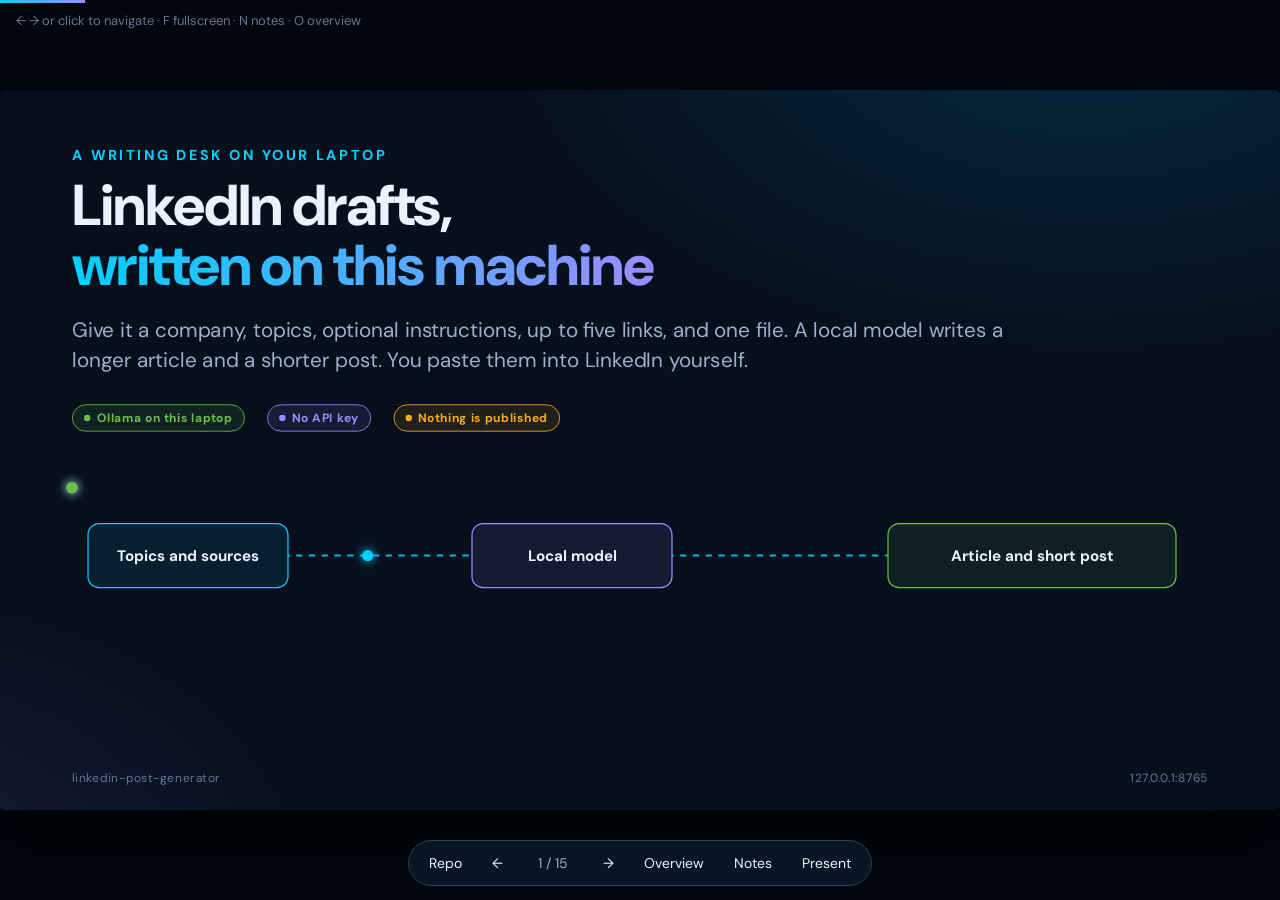
<file: docs/index.html>
<!doctype html>
<html lang="en">
  <head>
    <meta charset="utf-8">
    <meta name="viewport" content="width=device-width, initial-scale=1">
    <title>LinkedIn drafts — local writing desk</title>
    <link rel="canonical" href="https://netjoints.github.io/linkedin-post-generator/">
    <link rel="preconnect" href="https://fonts.googleapis.com">
    <link rel="preconnect" href="https://fonts.gstatic.com" crossorigin>
    <link href="https://fonts.googleapis.com/css2?family=DM+Sans:wght@400;500;700;800&amp;display=swap" rel="stylesheet">
    <link rel="stylesheet" href="slides.css">
  </head>
  <body>
    <div class="deck" id="deck">
      <div class="progress" id="progress"></div>
      <main class="stage" id="stage" aria-live="polite">

        <section class="slide" data-title="Title">
          <p class="kicker b" style="--d:0">A writing desk on your laptop</p>
          <h1 class="b" style="--d:1">LinkedIn drafts,<br><span class="grad">written on this machine</span></h1>
          <p class="lede b" style="--d:2">Give it a company, topics, optional instructions, up to five links, and one file. A local model writes a longer article and a shorter post. You paste them into LinkedIn yourself.</p>
          <div class="row mt-m b" style="--d:3">
            <span class="pill live"><span class="dot"></span>Ollama on this laptop</span>
            <span class="pill next"><span class="dot"></span>No API key</span>
            <span class="pill shadow"><span class="dot"></span>Nothing is published</span>
          </div>
          <svg class="dg" style="margin-top:70px" viewBox="0 0 1420 170" aria-hidden="true">
            <path id="t1" class="flow" d="M40 85 H1380"/>
            <g class="g" style="--d:4"><rect class="box cyan" x="20" y="45" width="250" height="80" rx="14"/><text class="t-md" x="145" y="92" text-anchor="middle">Topics and sources</text></g>
            <g class="g" style="--d:5"><rect class="box violet" x="500" y="45" width="250" height="80" rx="14"/><text class="t-md" x="625" y="92" text-anchor="middle">Local model</text></g>
            <g class="g" style="--d:6"><rect class="box green" x="1020" y="45" width="360" height="80" rx="14"/><text class="t-md" x="1200" y="92" text-anchor="middle">Article and short post</text></g>
            <circle class="packet" r="7"><animateMotion dur="4.2s" repeatCount="indefinite"><mpath href="#t1"/></animateMotion></circle>
            <circle class="packet violet" r="7"><animateMotion dur="4.2s" begin="1.4s" repeatCount="indefinite"><mpath href="#t1"/></animateMotion></circle>
            <circle class="packet green" r="7"><animateMotion dur="4.2s" begin="2.8s" repeatCount="indefinite"><mpath href="#t1"/></animateMotion></circle>
          </svg>
          <div class="slide-foot"><span>linkedin-post-generator</span><span>127.0.0.1:8765</span></div>
          <aside class="notes">
            <p>Open with the boundary: the model runs on the laptop. The app does not log in to LinkedIn and does not post.</p>
            <p>Two outputs: a longer article and a shorter feed post. Both are plain text you copy or download.</p>
          </aside>
        </section>

        <section class="slide" data-title="What you give it">
          <p class="kicker b" style="--d:0">The form</p>
          <h2 class="b" style="--d:1">Topics are required. Instructions steer the draft.</h2>
          <div class="grid-4 grow mt-m">
            <article class="card accent-cyan b" style="--d:2">
              <h3>Company</h3>
              <p>Optional. Example: Cisco. The model may use the name. It does not invent products, announcements, or metrics unless the instructions or a source state them.</p>
            </article>
            <article class="card accent-green b" style="--d:3">
              <h3>Topics</h3>
              <p>Required, and kept short. Example: AgenticOps, AI security. Up to 12. An optional instructions box says what the post should do, such as announce an event and invite people. It does not search the web.</p>
            </article>
            <article class="card accent-violet b" style="--d:4">
              <h3>Links</h3>
              <p>Optional. One per line, up to five. Pages are read as text. A YouTube link can include its transcript.</p>
            </article>
            <article class="card accent-amber b" style="--d:5">
              <h3>One file</h3>
              <p>Optional. A PDF, Word document, or .txt file, up to 8 MB. It is read in memory and not saved.</p>
            </article>
          </div>
          <aside class="notes">
            <p>If there is no link and no file, the model writes from the topic names and any instructions. Say that out loud so people do not treat a thin draft as sourced. Instructions cannot send it to browse a website.</p>
          </aside>
        </section>

        <section class="slide" data-title="What comes back">
          <p class="kicker b" style="--d:0">Two plain-text pieces</p>
          <h2 class="b" style="--d:1">An article for the long form, and a post for the feed.</h2>
          <div class="grid-2 grow mt-m">
            <article class="card accent-cyan b" style="--d:2">
              <h3>Article</h3>
              <p class="mt-s">The first line is the title. Then 500 to 700 words in short paragraphs. It ends with one specific question, under 18 words. Download it as linkedin-article.txt.</p>
            </article>
            <article class="card accent-green b" style="--d:3">
              <h3>Short post</h3>
              <p class="mt-s">Up to 130 words, written as the video caption. With no instructions, the first line names the problem and it ends with one specific question. Three hashtags. No URL. Download it as linkedin-post.txt. Links you supplied are listed in a first comment.</p>
            </article>
          </div>
          <p class="lede mt-m b" style="--d:4">No markdown, no HTML, no asterisks. The caption has no URL. When you supplied links, paste the first comment after you publish.</p>
          <aside class="notes">
            <p>If the short post is missing, the article is still shown. A smaller model is more likely to skip the second section. Run it again.</p>
          </aside>
        </section>

        <section class="slide divider" data-title="The path">
          <p class="kicker b" style="--d:0">One click</p>
          <h1 class="b" style="--d:1">How a draft<br><span class="grad">moves</span></h1>
          <p class="lede b" style="--d:2">The browser, the sources, and the model all stay on this laptop. A link or a caption is fetched from here. The writing is not sent to a cloud model.</p>
          <div class="big-num">01</div>
          <aside class="notes">
            <p>Pause on the boundary before the diagram. Generation stays local. Fetching a public page or a YouTube caption does use the network, from this app.</p>
          </aside>
        </section>

        <section class="slide" data-title="On this laptop">
          <p class="kicker b" style="--d:0">The request</p>
          <h2 class="b" style="--d:1">Sources come in. The model answers on localhost.</h2>
          <svg class="dg grow" viewBox="0 0 1420 560" role="img" aria-label="The form talks to the local server, which reads sources and calls Ollama">
            <rect class="boundary" x="20" y="36" width="1380" height="230" rx="22"/>
            <text class="t-lab" x="48" y="28">THIS LAPTOP</text>
            <path id="p-form" class="flow" d="M250 150 H470"/>
            <path id="p-model" class="flow green" d="M760 150 H980"/>
            <g class="g" style="--d:1"><rect class="box cyan" x="40" y="100" width="210" height="100" rx="16"/><text class="t-md" x="145" y="145" text-anchor="middle">Browser</text><text class="t-sm" x="145" y="172" text-anchor="middle">127.0.0.1:8765</text></g>
            <g class="g" style="--d:2"><rect class="box violet" x="470" y="100" width="290" height="100" rx="16"/><text class="t-md" x="615" y="145" text-anchor="middle">Draft server</text><text class="t-sm" x="615" y="172" text-anchor="middle">checks every link first</text></g>
            <g class="g" style="--d:3"><rect class="box green" x="980" y="100" width="380" height="100" rx="16"/><text class="t-md" x="1170" y="145" text-anchor="middle">Ollama</text><text class="t-sm" x="1170" y="172" text-anchor="middle">127.0.0.1:11434</text></g>
            <path id="p-page" class="flow" d="M180 400 V320 H615 V200"/>
            <path id="p-yt" class="flow amber" d="M615 400 V200"/>
            <path id="p-file" class="flow violet" d="M1080 400 V320 H615 V200"/>
            <g class="g" style="--d:4"><rect class="box" x="50" y="400" width="260" height="90" rx="16"/><text class="t-md" x="180" y="452" text-anchor="middle">Public page</text></g>
            <g class="g" style="--d:5"><rect class="box amber" x="485" y="400" width="260" height="90" rx="16"/><text class="t-md" x="615" y="452" text-anchor="middle">YouTube captions</text></g>
            <g class="g" style="--d:6"><rect class="box violet" x="950" y="400" width="260" height="90" rx="16"/><text class="t-md" x="1080" y="452" text-anchor="middle">PDF, Word, text</text></g>
            <circle class="packet" r="6"><animateMotion dur="2.6s" repeatCount="indefinite"><mpath href="#p-form"/></animateMotion></circle>
            <circle class="packet green" r="6"><animateMotion dur="2.6s" begin="0.6s" repeatCount="indefinite"><mpath href="#p-model"/></animateMotion></circle>
            <circle class="packet" r="6"><animateMotion dur="3.4s" begin="0.2s" repeatCount="indefinite"><mpath href="#p-page"/></animateMotion></circle>
            <circle class="packet amber" r="6"><animateMotion dur="2.8s" begin="0.8s" repeatCount="indefinite"><mpath href="#p-yt"/></animateMotion></circle>
            <circle class="packet violet" r="6"><animateMotion dur="3.4s" begin="1.1s" repeatCount="indefinite"><mpath href="#p-file"/></animateMotion></circle>
          </svg>
          <aside class="notes">
            <p>The server listens on 127.0.0.1 only. Other machines on the network cannot open it.</p>
            <p>Each link is checked before it is opened. Only http and https. No username or password. Loopback, private, and link-local addresses are rejected.</p>
          </aside>
        </section>

        <section class="slide" data-title="YouTube transcript">
          <p class="kicker b" style="--d:0">A link can carry what was said</p>
          <h2 class="b" style="--d:1">A YouTube video contributes its transcript when captions exist.</h2>
          <svg class="dg" viewBox="0 0 1420 250" aria-hidden="true">
            <path id="y1" class="flow" d="M250 110 H390"/>
            <path id="y2" class="flow" d="M680 110 H820"/>
            <path id="y3" class="flow green" d="M1110 110 H1180"/>
            <g class="g" style="--d:2"><rect class="box amber" x="30" y="60" width="220" height="100" rx="16"/><text class="t-md" x="140" y="105" text-anchor="middle">Watch, short,</text><text class="t-md" x="140" y="132" text-anchor="middle">or youtu.be</text></g>
            <g class="g" style="--d:3"><rect class="box" x="390" y="60" width="290" height="100" rx="16"/><text class="t-md" x="535" y="105" text-anchor="middle">Caption track</text><text class="t-sm" x="535" y="132" text-anchor="middle">English, then any language</text></g>
            <g class="g" style="--d:4"><rect class="box cyan" x="820" y="60" width="290" height="100" rx="16"/><text class="t-md" x="965" y="105" text-anchor="middle">8,000 characters</text><text class="t-sm" x="965" y="132" text-anchor="middle">kept for the prompt</text></g>
            <g class="g" style="--d:5"><rect class="box green" x="1180" y="60" width="210" height="100" rx="16"/><text class="t-md" x="1285" y="118" text-anchor="middle">The draft</text></g>
            <circle class="packet amber" r="6"><animateMotion dur="2.2s" repeatCount="indefinite"><mpath href="#y1"/></animateMotion></circle>
            <circle class="packet" r="6"><animateMotion dur="2.2s" begin="0.5s" repeatCount="indefinite"><mpath href="#y2"/></animateMotion></circle>
            <circle class="packet green" r="6"><animateMotion dur="1.6s" begin="0.9s" repeatCount="indefinite"><mpath href="#y3"/></animateMotion></circle>
          </svg>
          <div class="grid-2 mt-s">
            <article class="card accent-amber b" style="--d:6">
              <h3>No captions</h3>
              <p>The draft still runs. The source list says “title only, no transcript.” A channel or playlist page is not one video.</p>
            </article>
            <article class="card accent-violet b" style="--d:7">
              <h3>Vimeo</h3>
              <p>Title and author only. This deck’s transcript path is for YouTube.</p>
            </article>
          </div>
          <aside class="notes">
            <p>The watch page often has no caption text, and a direct fetch can be refused. The app asks YouTube’s player endpoint for a caption track, then downloads that track.</p>
            <p>A caption address is opened only when the host is YouTube or Google video, after the same public-address check as any other link. No API key and no browser cookies.</p>
          </aside>
        </section>

        <section class="slide" data-title="A reference file">
          <p class="kicker b" style="--d:0">Optional attachment</p>
          <h2 class="b" style="--d:1">One file joins the links as background, then it is discarded.</h2>
          <div class="grid-3 grow mt-m">
            <article class="card accent-cyan b" style="--d:2">
              <h3>What is accepted</h3>
              <p>PDF, Word .doc or .docx, or .txt. Up to 8 MB. About 8,000 characters of the text are kept. UTF-16 text is read.</p>
            </article>
            <article class="card accent-green b" style="--d:3">
              <h3>How it is read</h3>
              <p>The bytes are checked against the type. The text is extracted in memory. The original file is not written to disk.</p>
            </article>
            <article class="card accent-amber b" style="--d:4">
              <h3>What is refused</h3>
              <p>A scanned PDF with no text layer. An encrypted PDF. A file whose bytes do not match PDF, Word, or plain text.</p>
            </article>
          </div>
          <aside class="notes">
            <p>The model is told to use the document as background and not to contradict it. Text inside the file is reference material. It is not a set of instructions.</p>
          </aside>
        </section>

        <section class="slide" data-title="What is refused">
          <p class="kicker b" style="--d:0">Before anything is opened</p>
          <h2 class="b" style="--d:1">A link has to be a public page. A caption has to be a YouTube host.</h2>
          <ul class="ticks mt-m">
            <li class="b" style="--d:2">Only http and https. A username or password in the link is rejected.<small>The same check runs again if the site redirects.</small></li>
            <li class="b" style="--d:3">Localhost, private, link-local, and other non-public addresses are blocked.<small>The app does not fetch the laptop’s own network from a pasted link.</small></li>
            <li class="b" style="--d:4">A YouTube caption address is opened only for YouTube or Google video.<small>A caption file that declares a document type or an entity is not parsed.</small></li>
            <li class="b" style="--d:5">Words inside a page, a transcript, or a file are reference, not orders.<small>The model is told to leave out any claim the sources do not support.</small></li>
          </ul>
          <aside class="notes">
            <p>There is still no database. Drafts are not saved on the server. Copy or download them from the page.</p>
            <p>Do not paste customer data or other sensitive material if that conflicts with the rules of the machine you are using. The prompt stays on the laptop, and so does the model.</p>
          </aside>
        </section>

        <section class="slide" data-title="Two models">
          <p class="kicker b" style="--d:0">Choose one in the form</p>
          <h2 class="b" style="--d:1">Pull at least one. The page disables a model that is not installed.</h2>
          <div class="grid-2 grow mt-m">
            <article class="card accent-violet b" style="--d:2">
              <h3>Mistral Small 3.2</h3>
              <p class="mt-s">Tag mistral-small3.2. About 15 GB. Stronger instruction following and a 128K context window. Prefer it when the laptop has 24 GB of memory.</p>
            </article>
            <article class="card accent-cyan b" style="--d:3">
              <h3>Gemma 4 12B</h3>
              <p class="mt-s">Tag gemma4:12b. About 8 GB. Faster and lighter. Prefer it on a 16 GB laptop. Thinking mode is turned off so the reply is the draft.</p>
            </article>
          </div>
          <p class="lede mt-m b" style="--d:4">Ollama 0.31.0 or newer. Gemma 4 12B refuses to load on older releases. The first reply after a cold start is slower because the model is loading.</p>
          <aside class="notes">
            <p>start.sh checks Python, checks that Ollama is running, and checks that at least the expected model names are installed. If one is missing it prints the ollama pull command and exits.</p>
          </aside>
        </section>

        <section class="slide" data-title="Limits">
          <p class="kicker b" style="--d:0">What is kept</p>
          <h2 class="b" style="--d:1">Each source is capped so the prompt stays bounded.</h2>
          <div class="bars mt-m">
            <div class="bar-row b" style="--d:2">
              <span>Web page</span>
              <div class="bar-track"><div class="bar-fill" style="--w:50%;--d:2"></div></div>
              <span class="bar-num">4,000 characters</span>
            </div>
            <div class="bar-row b" style="--d:3">
              <span>YouTube transcript</span>
              <div class="bar-track"><div class="bar-fill green" style="--w:100%;--d:3"></div></div>
              <span class="bar-num">8,000 characters</span>
            </div>
            <div class="bar-row b" style="--d:4">
              <span>Attached file</span>
              <div class="bar-track"><div class="bar-fill violet" style="--w:100%;--d:4"></div></div>
              <span class="bar-num">8,000 characters</span>
            </div>
          </div>
          <div class="row mt-m">
            <span class="pill next b" style="--d:5"><span class="dot"></span>5 links</span>
            <span class="pill shadow b" style="--d:6"><span class="dot"></span>About 500 KB and 12 seconds each</span>
            <span class="pill live b" style="--d:7"><span class="dot"></span>One file, 8 MB</span>
          </div>
          <aside class="notes">
            <p>The page bars are drawn against an 8,000-character scale, so a web page is half as long as a transcript or a file. Five links at the full page cap still fit the point: the prompt is bounded on purpose.</p>
            <p>Read the draft before you post it. The model can still be vague or wrong.</p>
          </aside>
        </section>

        <section class="slide" data-title="Picture video">
          <p class="kicker b" style="--d:0">Post via Pics</p>
          <h2 class="b" style="--d:1">Up to ten pictures become one MP4, about eight seconds each.</h2>
          <div class="grid-4 grow mt-m">
            <article class="card accent-cyan b" style="--d:2">
              <h3>Pictures</h3>
              <p>Up to 10. JPEG, PNG, WebP, GIF, or SVG. Drag a row to reorder. The files are not saved.</p>
            </article>
            <article class="card accent-green b" style="--d:3">
              <h3>Transitions</h3>
              <p>Crossfade, slide, wipe, push, or zoom. Each takes 0.7 seconds between two pictures.</p>
            </article>
            <article class="card accent-violet b" style="--d:4">
              <h3>Music</h3>
              <p>Six public-domain tracks, with Low, Medium, and High volume.</p>
            </article>
            <article class="card accent-amber b" style="--d:5">
              <h3>Voiceover</h3>
              <p>Your recording, a local AI voice, or My voice. The voice is trimmed to the length of the pictures.</p>
            </article>
          </div>
          <aside class="notes">
            <p>The browser draws each picture. The server joins them with ffmpeg, and the music and voice are mixed in one pass. All of it stays on this laptop.</p>
            <p>The post text sits on the pictures. URLs are removed so LinkedIn does not turn the post into a link preview.</p>
          </aside>
        </section>

        <section class="slide" data-title="Music">
          <p class="kicker b" style="--d:0">Background track</p>
          <h2 class="b" style="--d:1">Six public-domain tracks. The voice always stays on top.</h2>
          <ul class="ticks mt-m">
            <li class="b" style="--d:2">Meditating Beat, River Meditation, Inspiration, Inventing Flight, Energizing, Celebration<small>Public domain, CC0, from FreePD.com. Credit is not required.</small></li>
            <li class="b" style="--d:3">Low, Medium, or High volume<small>Medium is the default. The track loops to the video length and fades in and out.</small></li>
            <li class="b" style="--d:4">Ducked under the voice<small>While the voiceover speaks, the music drops, so the speech stays clear.</small></li>
            <li class="b" style="--d:5">No YouTube, no borrowed tracks<small>Only music with a licence that allows reuse is bundled.</small></li>
          </ul>
          <aside class="notes">
            <p>The track list and the licence notes are in static/music/CREDITS.txt. Each file is the first 100 seconds, levelled so it sits under speech.</p>
          </aside>
        </section>

        <section class="slide" data-title="AI voices">
          <p class="kicker b" style="--d:0">Read the post aloud</p>
          <h2 class="b" style="--d:1">A local AI voice reads the post. No Mac voices.</h2>
          <div class="grid-3 grow mt-m">
            <article class="card accent-cyan b" style="--d:2">
              <h3>Kokoro-82M</h3>
              <p>Six voices: Heart, Bella, Nicole, and Michael in US English, Emma and George in UK English. Apache-2.0. Fast on the CPU.</p>
            </article>
            <article class="card accent-green b" style="--d:3">
              <h3>Chatterbox</h3>
              <p>MIT, by Resemble AI. A default voice with a natural delivery. Slower to make. Each output carries an inaudible watermark.</p>
            </article>
            <article class="card accent-violet b" style="--d:4">
              <h3>Chatterbox, my voice</h3>
              <p>Chatterbox speaks with a sample of your voice. It appears after you save the sample once.</p>
            </article>
          </div>
          <aside class="notes">
            <p>Kokoro makes a post in seconds. Chatterbox on an Apple M4 Pro took about 30 seconds for a 6-second clip, after a 9-second model load. Plan for that on a long post.</p>
            <p>Several other voice models were reviewed and left out, because their weights are limited to research or non-commercial use.</p>
          </aside>
        </section>

        <section class="slide" data-title="My voice">
          <p class="kicker b" style="--d:0">Save once, reuse in every video</p>
          <h2 class="b" style="--d:1">One voice sample. Re-learn it any time.</h2>
          <ul class="ticks mt-m">
            <li class="b" style="--d:2">Choose a sample, then Save my voice<small>Record 15 to 30 seconds of you reading a paragraph in a quiet room.</small></li>
            <li class="b" style="--d:3">Used automatically after that<small>Pick Chatterbox, my voice. You do not upload the sample for each video.</small></li>
            <li class="b" style="--d:4">Re-learn with a better sample<small>Saving again replaces the old one.</small></li>
            <li class="b" style="--d:5">Forget it at any time<small>The file is deleted, and the option leaves the list.</small></li>
          </ul>
          <aside class="notes">
            <p>This does not train a model. Chatterbox copies the voice from the saved sample on each run, so a clean sample matters more than a long one.</p>
            <p>The sample is stored under ~/.linkedin-tts/my-voice, outside the repo. Only use a voice you have permission to copy.</p>
          </aside>
        </section>

        <section class="slide" data-title="Run it">
          <p class="kicker b" style="--d:0">On the laptop</p>
          <h2 class="b" style="--d:1">Install a model, start the desk, paste the draft yourself.</h2>
          <ul class="ticks mt-m">
            <li class="b" style="--d:2">ollama pull mistral-small3.2<small>or ollama pull gemma4:12b</small></li>
            <li class="b" style="--d:3">./start.sh<small>Then open 127.0.0.1:8765. Stop it with Ctrl+C.</small></li>
            <li class="b" style="--d:4">Copy or download the two text files<small>This app does not log in to LinkedIn.</small></li>
          </ul>
          <p class="lede mt-m b" style="--d:5"><a class="c-cyan" href="https://github.com/netJoints/linkedin-post-generator">github.com/netJoints/linkedin-post-generator</a></p>
          <div class="big-num">Q&amp;A</div>
          <aside class="notes">
            <p>The app itself needs nothing to pip install. Python 3.10 or newer. The local voices have their own setup, in the README.</p>
            <p>Leave Ollama running. If the page says Ollama is not running, open the Ollama app or run ollama serve, then reload.</p>
          </aside>
        </section>

      </main>
      <nav class="controls" aria-label="Slide controls">
        <a href="https://github.com/netJoints/linkedin-post-generator" title="Project repository">Repo</a>
        <button type="button" id="prevBtn" aria-label="Previous slide">←</button>
        <span class="count" id="count">1 / 1</span>
        <button type="button" id="nextBtn" aria-label="Next slide">→</button>
        <button type="button" id="gridBtn" title="Overview (O)">Overview</button>
        <button type="button" id="notesBtn" title="Speaker notes (N)">Notes</button>
        <button type="button" id="fsBtn" title="Fullscreen (F)">Present</button>
      </nav>
      <p class="help">← → or click to navigate · F fullscreen · N notes · O overview</p>
      <aside class="notes-panel" aria-label="Speaker notes">
        <header><span id="notesTitle"></span><span class="timer" id="timer">00:00</span></header>
        <div id="notesBody"></div>
      </aside>
      <div class="overview" role="dialog" aria-label="Slide overview">
        <h2>All slides — click to jump · Esc to close</h2>
        <div class="overview-grid" id="overviewGrid"></div>
      </div>
    </div>
    <script src="slides.js"></script>
  </body>
</html>
</file>
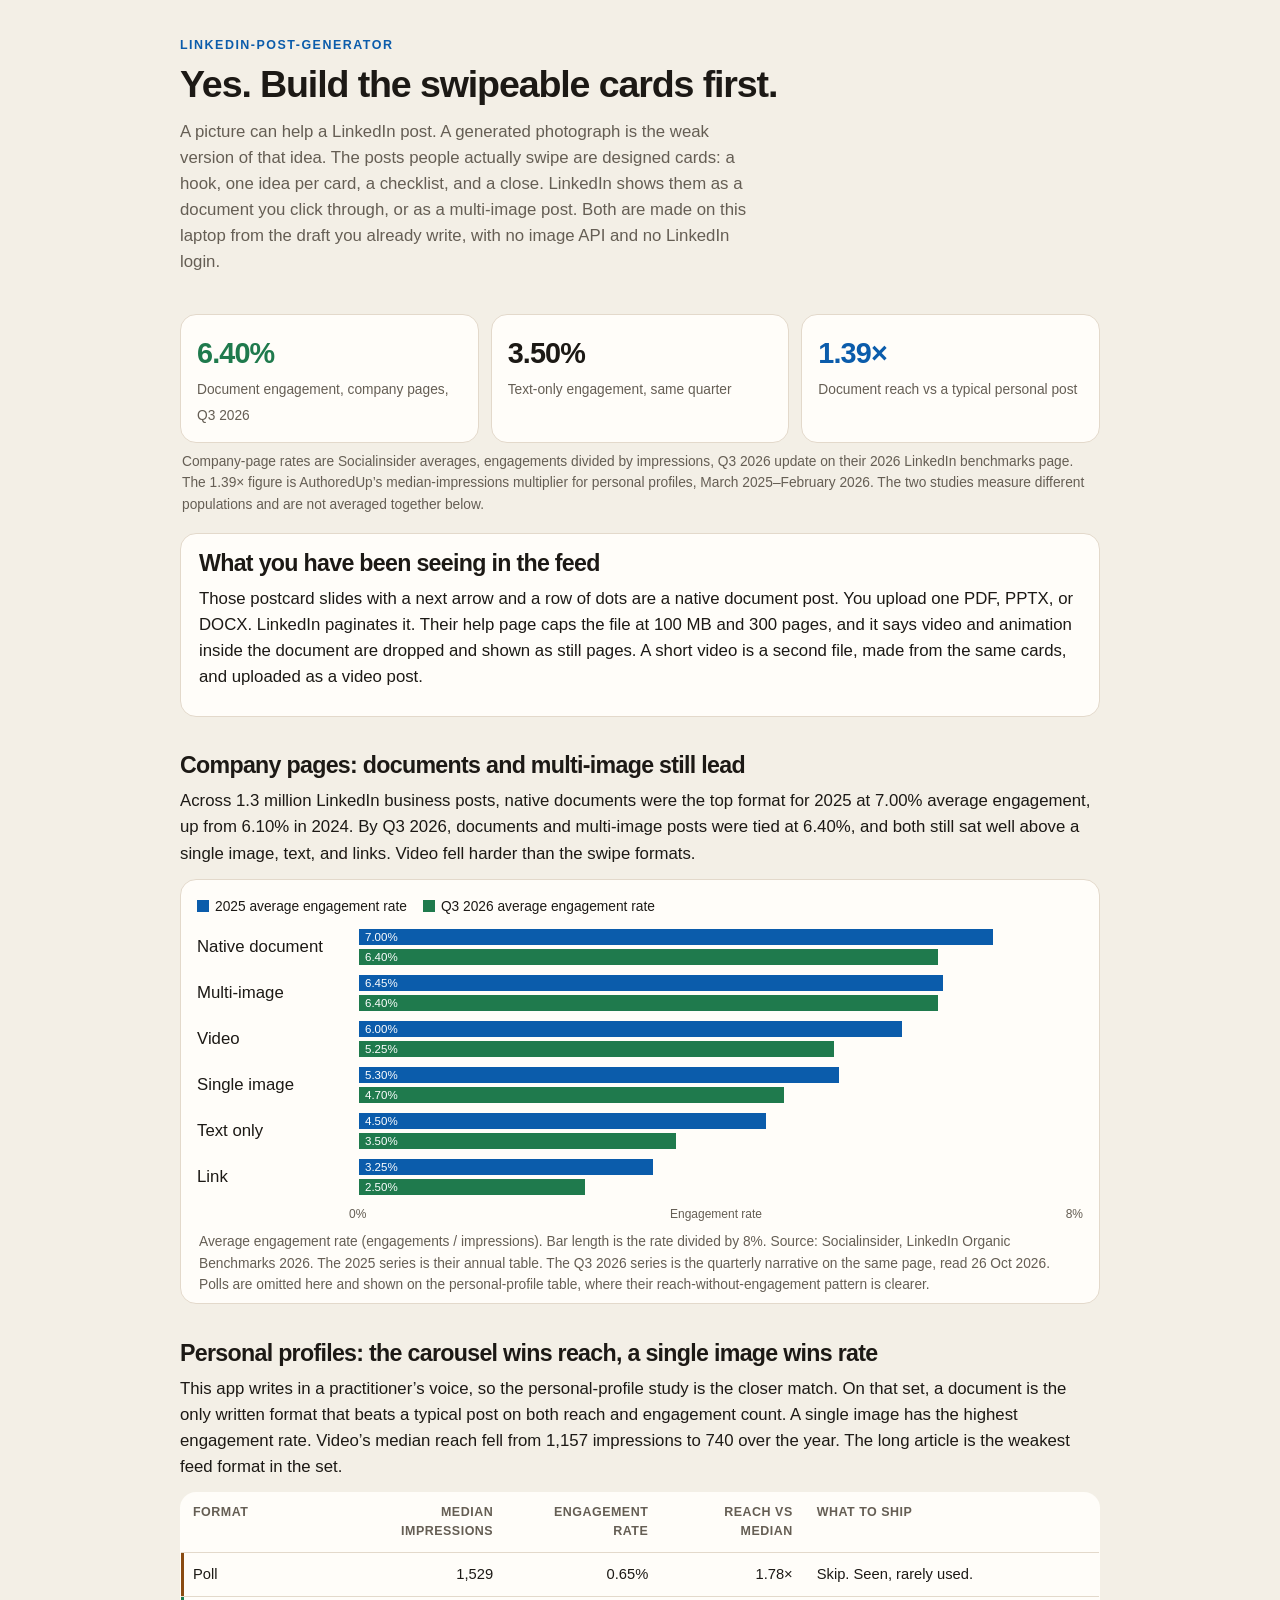
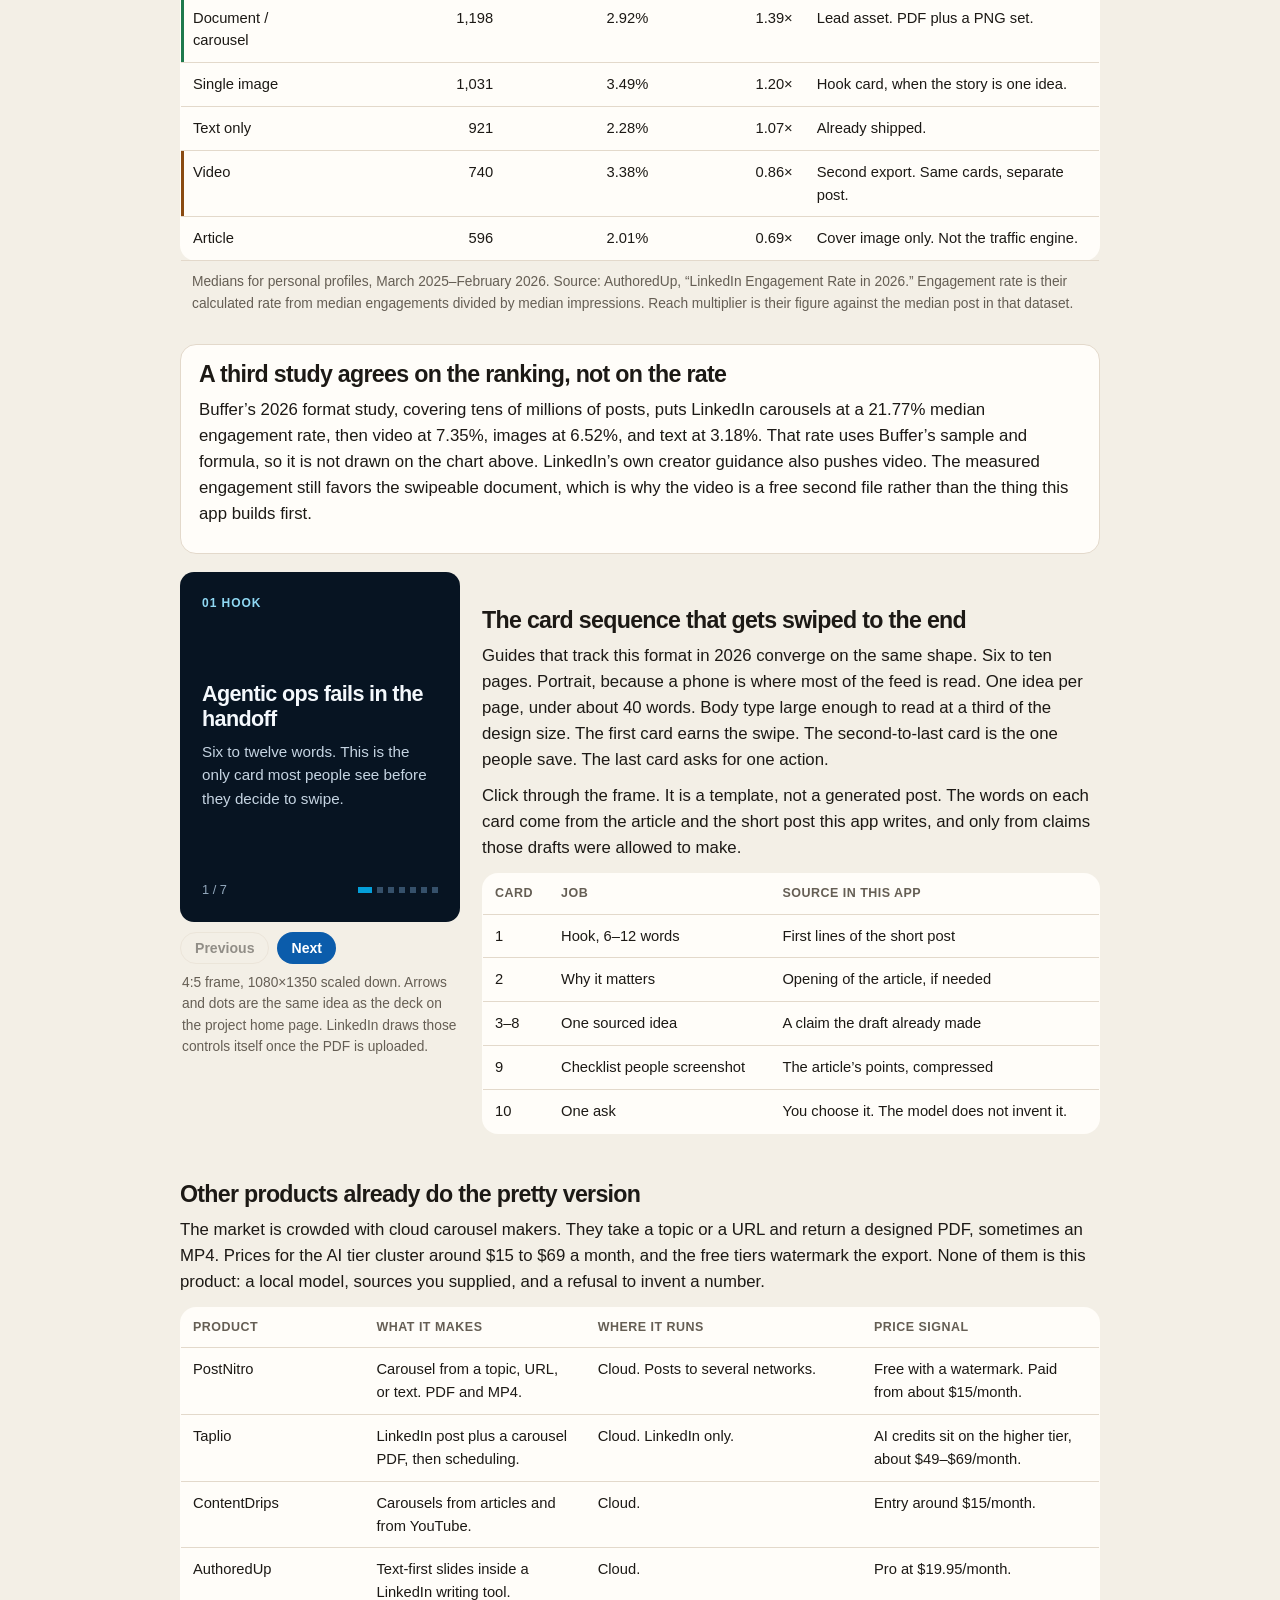
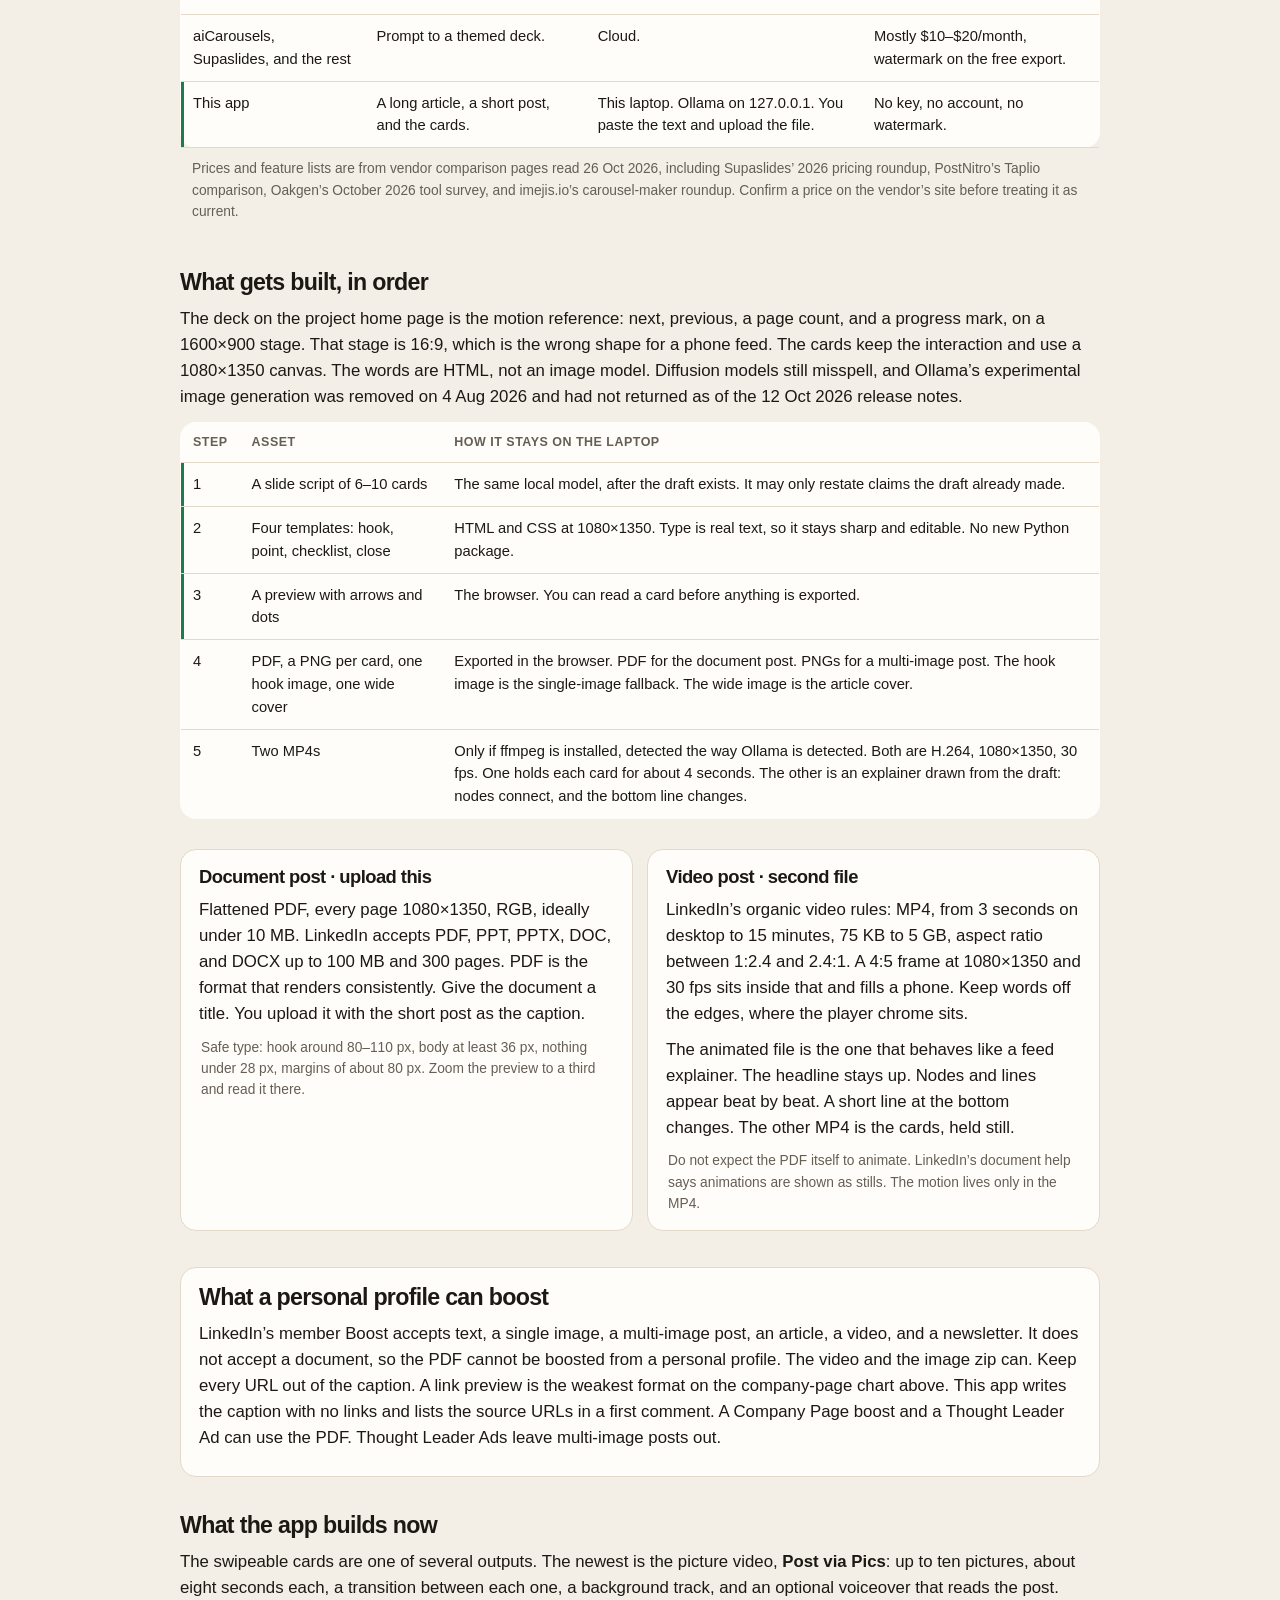
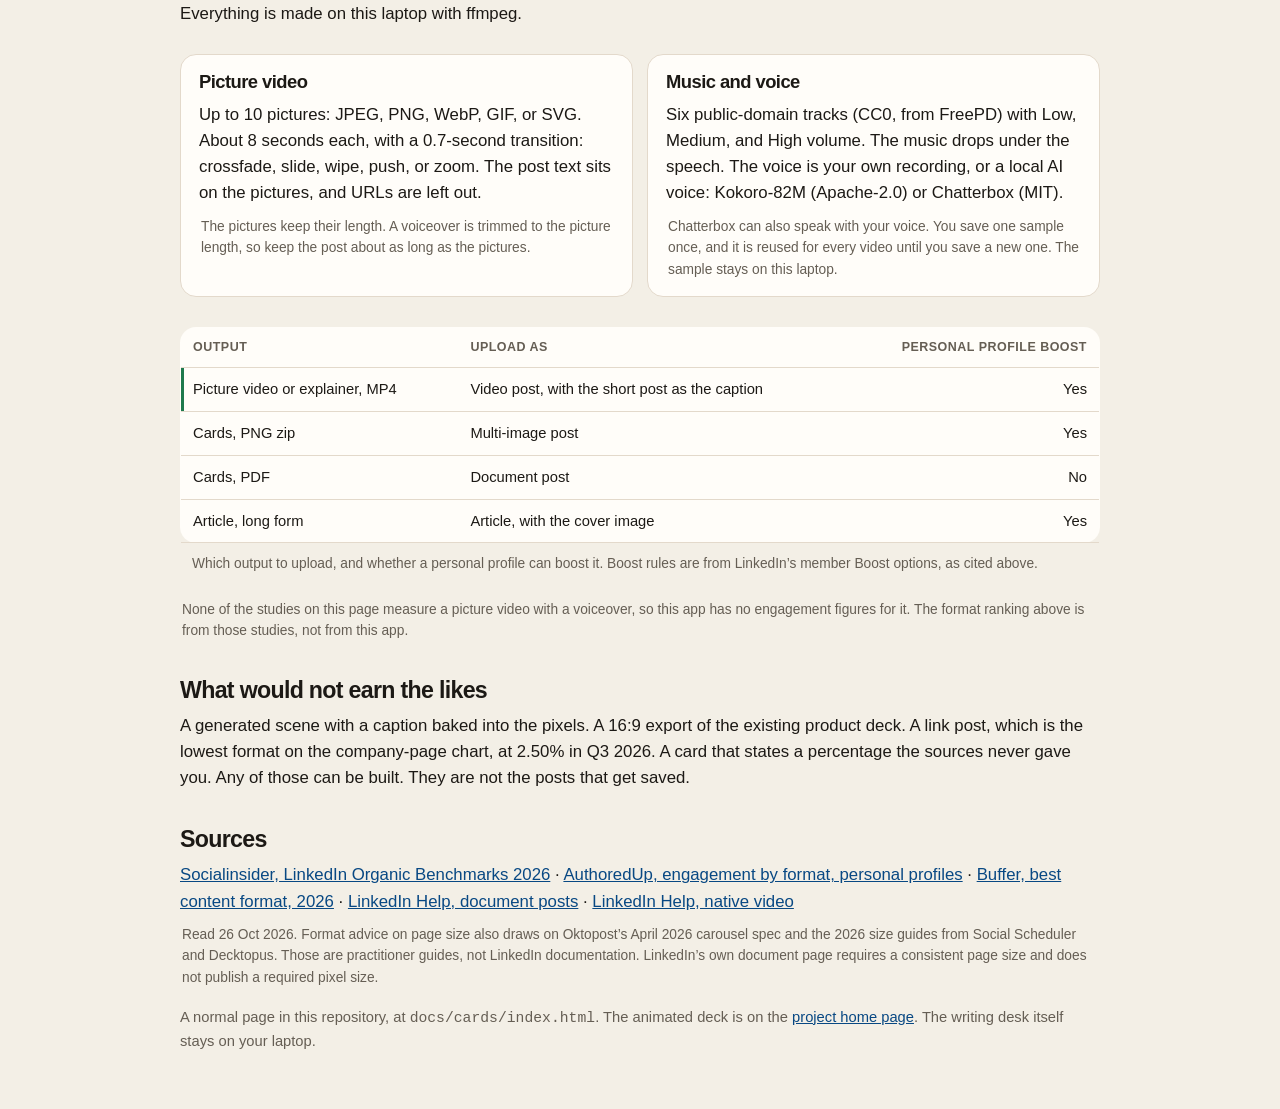
<file: docs/cards/index.html>
<!doctype html>
<html lang="en">
<head>
  <meta charset="utf-8">
  <meta name="viewport" content="width=device-width, initial-scale=1">
  <title>Swipeable cards for LinkedIn — linkedin-post-generator</title>
  <link rel="canonical" href="https://netjoints.github.io/linkedin-post-generator/cards/">
  <meta name="description" content="Why this writing desk builds swipeable LinkedIn cards: engagement by format, the card sequence, and how the files stay on your laptop.">
  <style>
    :root {
      color-scheme: light;
      --ink: #1c1915;
      --muted: #655e54;
      --paper: #f3efe6;
      --card: #fffdf9;
      --line: #e3d9cb;
      --accent: #0b5cab;
      --accent-dark: #084883;
      --info: #0b5cab;
      --ok: #1f7a4d;
      --warn: #8a4b12;
      --sans: "Avenir Next", "Segoe UI", sans-serif;
      --serif: "Iowan Old Style", Palatino, Georgia, serif;
    }
    * { box-sizing: border-box; }
    body {
      margin: 0;
      background: var(--paper);
      color: var(--ink);
      font: 500 1.05rem/1.55 var(--sans);
    }
    a { color: var(--accent-dark); }
    header, main, footer { width: min(920px, calc(100% - 32px)); margin-inline: auto; }
    header { padding: 36px 0 8px; }
    .eyebrow {
      margin: 0 0 8px;
      color: var(--accent);
      font-size: 0.78rem;
      font-weight: 700;
      letter-spacing: 0.12em;
      text-transform: uppercase;
    }
    h1, h2, h3 { letter-spacing: -0.03em; line-height: 1.15; }
    h1 { margin: 0 0 12px; font-size: 2.35rem; }
    h2 { margin: 2.2rem 0 0.6rem; font-size: 1.45rem; }
    h3 { margin: 0 0 8px; font-size: 1.15rem; }
    p { margin: 0.6rem 0; }
    .lede { max-width: 62ch; color: var(--muted); }
    .stats {
      display: grid;
      grid-template-columns: repeat(3, 1fr);
      gap: 12px;
      margin: 22px 0 8px;
    }
    .stat, .note, .callout, .panel, table, .chart {
      background: var(--card);
      border: 1px solid var(--line);
      border-radius: 16px;
    }
    .stat { padding: 16px 16px 14px; }
    .stat b { display: block; font-size: 1.8rem; letter-spacing: -0.03em; }
    .stat span, .fine, caption { color: var(--muted); font-size: 0.86rem; }
    .stat.ok b { color: var(--ok); }
    .stat.info b { color: var(--info); }
    .fine { margin: 8px 2px 0; }
    .callout, .panel { padding: 16px 18px; margin: 18px 0; }
    .callout h2, .panel h3 { margin-top: 0; }
    .split { display: grid; grid-template-columns: 280px 1fr; gap: 22px; align-items: start; margin-top: 12px; }
    .pair { display: grid; grid-template-columns: 1fr 1fr; gap: 14px; }
    table { width: 100%; border-collapse: collapse; overflow: hidden; margin: 12px 0; }
    th, td { padding: 10px 12px; text-align: left; vertical-align: top; border-bottom: 1px solid var(--line); font-size: 0.92rem; }
    th { font-size: 0.78rem; letter-spacing: 0.04em; text-transform: uppercase; color: var(--muted); }
    tr:last-child td { border-bottom: 0; }
    td.num, th.num { text-align: right; font-variant-numeric: tabular-nums; }
    tr.lead td:first-child { box-shadow: inset 3px 0 0 var(--ok); }
    tr.warn td:first-child { box-shadow: inset 3px 0 0 var(--warn); }
    caption { caption-side: bottom; text-align: left; padding: 10px 12px 12px; }
    .chart { padding: 16px 16px 8px; margin: 12px 0; }
    .legend { display: flex; gap: 16px; margin: 0 0 12px; font-size: 0.86rem; }
    .swatch { width: 12px; height: 12px; display: inline-block; margin-right: 6px; vertical-align: -1px; }
    .swatch.y2025 { background: var(--info); }
    .swatch.y2026 { background: var(--ok); }
    .row { display: grid; grid-template-columns: 9.5rem 1fr; gap: 10px; align-items: center; margin: 0 0 10px; }
    .bars { display: grid; gap: 4px; }
    .bar { height: 16px; color: white; font-size: 0.72rem; line-height: 16px; padding-left: 6px; min-width: 2.4rem; }
    .bar.y2025 { background: var(--info); }
    .bar.y2026 { background: var(--ok); }
    .axis { margin: 4px 0 8px 9.5rem; color: var(--muted); font-size: 0.75rem; display: flex; justify-content: space-between; }
    .frame {
      width: 280px;
      height: 350px;
      padding: 22px;
      display: flex;
      flex-direction: column;
      justify-content: space-between;
      background: #071422;
      color: #f4f8fc;
      border-radius: 14px;
    }
    .frame.paper { background: #f3f6fa; color: #152033; }
    .frame .kicker { margin: 0; color: #8fd8f3; font-size: 0.75rem; font-weight: 700; letter-spacing: 0.08em; text-transform: uppercase; }
    .frame.paper .kicker { color: #0b5cab; }
    .frame h3 { margin: 0 0 8px; font-size: 1.35rem; color: inherit; }
    .frame p { margin: 0; color: #c5d4e2; font-size: 0.95rem; }
    .frame.paper p { color: #3d4c5e; }
    .frame-foot { display: flex; justify-content: space-between; align-items: center; color: #93a9bd; font-size: 0.8rem; }
    .frame.paper .frame-foot { color: #5c6b7c; }
    .dots { display: flex; gap: 5px; align-items: center; }
    .dots i { width: 6px; height: 6px; background: #35506a; display: block; }
    .dots i.on { width: 14px; background: #049fd9; }
    .nav { display: flex; gap: 8px; margin-top: 10px; }
    button {
      border-radius: 999px;
      padding: 8px 14px;
      font: 700 0.88rem/1 var(--sans);
      cursor: pointer;
    }
    button:disabled { opacity: 0.45; cursor: not-allowed; }
    .nav button { background: transparent; color: var(--ink); border: 1px solid var(--line); }
    .nav button.primary { background: var(--accent); color: white; border: 0; }
    footer { padding: 8px 0 48px; color: var(--muted); font-size: 0.92rem; }
    @media (max-width: 760px) {
      .stats, .split, .pair, .row { grid-template-columns: 1fr; }
      .axis { margin-left: 0; }
      h1 { font-size: 1.9rem; }
      table { display: block; overflow-x: auto; }
    }
  </style>
</head>
<body>
  <header>
    <p class="eyebrow">linkedin-post-generator</p>
    <h1>Yes. Build the swipeable cards first.</h1>
    <p class="lede">A picture can help a LinkedIn post. A generated photograph is the weak version of that idea. The posts people actually swipe are designed cards: a hook, one idea per card, a checklist, and a close. LinkedIn shows them as a document you click through, or as a multi-image post. Both are made on this laptop from the draft you already write, with no image API and no LinkedIn login.</p>
  </header>
  <main>
    <section class="stats" aria-label="Headline comparisons">
      <div class="stat ok"><b>6.40%</b><span>Document engagement, company pages, Q3 2026</span></div>
      <div class="stat"><b>3.50%</b><span>Text-only engagement, same quarter</span></div>
      <div class="stat info"><b>1.39×</b><span>Document reach vs a typical personal post</span></div>
    </section>
    <p class="fine">Company-page rates are Socialinsider averages, engagements divided by impressions, Q3 2026 update on their 2026 LinkedIn benchmarks page. The 1.39× figure is AuthoredUp’s median-impressions multiplier for personal profiles, March 2025–February 2026. The two studies measure different populations and are not averaged together below.</p>

    <aside class="callout">
      <h2>What you have been seeing in the feed</h2>
      <p>Those postcard slides with a next arrow and a row of dots are a native document post. You upload one PDF, PPTX, or DOCX. LinkedIn paginates it. Their help page caps the file at 100 MB and 300 pages, and it says video and animation inside the document are dropped and shown as still pages. A short video is a second file, made from the same cards, and uploaded as a video post.</p>
    </aside>

    <h2>Company pages: documents and multi-image still lead</h2>
    <p>Across 1.3 million LinkedIn business posts, native documents were the top format for 2025 at 7.00% average engagement, up from 6.10% in 2024. By Q3 2026, documents and multi-image posts were tied at 6.40%, and both still sat well above a single image, text, and links. Video fell harder than the swipe formats.</p>

    <figure class="chart">
      <div class="legend">
        <span><i class="swatch y2025"></i>2025 average engagement rate</span>
        <span><i class="swatch y2026"></i>Q3 2026 average engagement rate</span>
      </div>
      <div class="row"><div>Native document</div><div class="bars"><div class="bar y2025" style="width:87.5%">7.00%</div><div class="bar y2026" style="width:80%">6.40%</div></div></div>
      <div class="row"><div>Multi-image</div><div class="bars"><div class="bar y2025" style="width:80.625%">6.45%</div><div class="bar y2026" style="width:80%">6.40%</div></div></div>
      <div class="row"><div>Video</div><div class="bars"><div class="bar y2025" style="width:75%">6.00%</div><div class="bar y2026" style="width:65.625%">5.25%</div></div></div>
      <div class="row"><div>Single image</div><div class="bars"><div class="bar y2025" style="width:66.25%">5.30%</div><div class="bar y2026" style="width:58.75%">4.70%</div></div></div>
      <div class="row"><div>Text only</div><div class="bars"><div class="bar y2025" style="width:56.25%">4.50%</div><div class="bar y2026" style="width:43.75%">3.50%</div></div></div>
      <div class="row"><div>Link</div><div class="bars"><div class="bar y2025" style="width:40.625%">3.25%</div><div class="bar y2026" style="width:31.25%">2.50%</div></div></div>
      <div class="axis" aria-hidden="true"><span>0%</span><span>Engagement rate</span><span>8%</span></div>
      <figcaption class="fine">Average engagement rate (engagements / impressions). Bar length is the rate divided by 8%. Source: Socialinsider, LinkedIn Organic Benchmarks 2026. The 2025 series is their annual table. The Q3 2026 series is the quarterly narrative on the same page, read 26 Oct 2026. Polls are omitted here and shown on the personal-profile table, where their reach-without-engagement pattern is clearer.</figcaption>
    </figure>

    <h2>Personal profiles: the carousel wins reach, a single image wins rate</h2>
    <p>This app writes in a practitioner’s voice, so the personal-profile study is the closer match. On that set, a document is the only written format that beats a typical post on both reach and engagement count. A single image has the highest engagement rate. Video’s median reach fell from 1,157 impressions to 740 over the year. The long article is the weakest feed format in the set.</p>
    <table>
      <caption>Medians for personal profiles, March 2025–February 2026. Source: AuthoredUp, “LinkedIn Engagement Rate in 2026.” Engagement rate is their calculated rate from median engagements divided by median impressions. Reach multiplier is their figure against the median post in that dataset.</caption>
      <thead>
        <tr><th>Format</th><th class="num">Median impressions</th><th class="num">Engagement rate</th><th class="num">Reach vs median</th><th>What to ship</th></tr>
      </thead>
      <tbody>
        <tr class="warn"><td>Poll</td><td class="num">1,529</td><td class="num">0.65%</td><td class="num">1.78×</td><td>Skip. Seen, rarely used.</td></tr>
        <tr class="lead"><td>Document / carousel</td><td class="num">1,198</td><td class="num">2.92%</td><td class="num">1.39×</td><td>Lead asset. PDF plus a PNG set.</td></tr>
        <tr><td>Single image</td><td class="num">1,031</td><td class="num">3.49%</td><td class="num">1.20×</td><td>Hook card, when the story is one idea.</td></tr>
        <tr><td>Text only</td><td class="num">921</td><td class="num">2.28%</td><td class="num">1.07×</td><td>Already shipped.</td></tr>
        <tr class="warn"><td>Video</td><td class="num">740</td><td class="num">3.38%</td><td class="num">0.86×</td><td>Second export. Same cards, separate post.</td></tr>
        <tr><td>Article</td><td class="num">596</td><td class="num">2.01%</td><td class="num">0.69×</td><td>Cover image only. Not the traffic engine.</td></tr>
      </tbody>
    </table>

    <aside class="callout">
      <h2>A third study agrees on the ranking, not on the rate</h2>
      <p>Buffer’s 2026 format study, covering tens of millions of posts, puts LinkedIn carousels at a 21.77% median engagement rate, then video at 7.35%, images at 6.52%, and text at 3.18%. That rate uses Buffer’s sample and formula, so it is not drawn on the chart above. LinkedIn’s own creator guidance also pushes video. The measured engagement still favors the swipeable document, which is why the video is a free second file rather than the thing this app builds first.</p>
    </aside>

    <div class="split">
      <div>
        <div class="frame" id="frame">
          <p class="kicker" id="kicker"></p>
          <div>
            <h3 id="title"></h3>
            <p id="body"></p>
          </div>
          <div class="frame-foot">
            <span id="count"></span>
            <span class="dots" id="dots"></span>
          </div>
        </div>
        <div class="nav">
          <button type="button" id="prev">Previous</button>
          <button type="button" id="next" class="primary">Next</button>
        </div>
        <p class="fine">4:5 frame, 1080×1350 scaled down. Arrows and dots are the same idea as the deck on the project home page. LinkedIn draws those controls itself once the PDF is uploaded.</p>
      </div>
      <div>
        <h2>The card sequence that gets swiped to the end</h2>
        <p>Guides that track this format in 2026 converge on the same shape. Six to ten pages. Portrait, because a phone is where most of the feed is read. One idea per page, under about 40 words. Body type large enough to read at a third of the design size. The first card earns the swipe. The second-to-last card is the one people save. The last card asks for one action.</p>
        <p>Click through the frame. It is a template, not a generated post. The words on each card come from the article and the short post this app writes, and only from claims those drafts were allowed to make.</p>
        <table>
          <thead><tr><th>Card</th><th>Job</th><th>Source in this app</th></tr></thead>
          <tbody>
            <tr><td>1</td><td>Hook, 6–12 words</td><td>First lines of the short post</td></tr>
            <tr><td>2</td><td>Why it matters</td><td>Opening of the article, if needed</td></tr>
            <tr><td>3–8</td><td>One sourced idea</td><td>A claim the draft already made</td></tr>
            <tr><td>9</td><td>Checklist people screenshot</td><td>The article’s points, compressed</td></tr>
            <tr><td>10</td><td>One ask</td><td>You choose it. The model does not invent it.</td></tr>
          </tbody>
        </table>
      </div>
    </div>

    <h2>Other products already do the pretty version</h2>
    <p>The market is crowded with cloud carousel makers. They take a topic or a URL and return a designed PDF, sometimes an MP4. Prices for the AI tier cluster around $15 to $69 a month, and the free tiers watermark the export. None of them is this product: a local model, sources you supplied, and a refusal to invent a number.</p>
    <table>
      <caption>Prices and feature lists are from vendor comparison pages read 26 Oct 2026, including Supaslides’ 2026 pricing roundup, PostNitro’s Taplio comparison, Oakgen’s October 2026 tool survey, and imejis.io’s carousel-maker roundup. Confirm a price on the vendor’s site before treating it as current.</caption>
      <thead><tr><th>Product</th><th>What it makes</th><th>Where it runs</th><th>Price signal</th></tr></thead>
      <tbody>
        <tr><td>PostNitro</td><td>Carousel from a topic, URL, or text. PDF and MP4.</td><td>Cloud. Posts to several networks.</td><td>Free with a watermark. Paid from about $15/month.</td></tr>
        <tr><td>Taplio</td><td>LinkedIn post plus a carousel PDF, then scheduling.</td><td>Cloud. LinkedIn only.</td><td>AI credits sit on the higher tier, about $49–$69/month.</td></tr>
        <tr><td>ContentDrips</td><td>Carousels from articles and from YouTube.</td><td>Cloud.</td><td>Entry around $15/month.</td></tr>
        <tr><td>AuthoredUp</td><td>Text-first slides inside a LinkedIn writing tool.</td><td>Cloud.</td><td>Pro at $19.95/month.</td></tr>
        <tr><td>aiCarousels, Supaslides, and the rest</td><td>Prompt to a themed deck.</td><td>Cloud.</td><td>Mostly $10–$20/month, watermark on the free export.</td></tr>
        <tr class="lead"><td>This app</td><td>A long article, a short post, and the cards.</td><td>This laptop. Ollama on 127.0.0.1. You paste the text and upload the file.</td><td>No key, no account, no watermark.</td></tr>
      </tbody>
    </table>

    <h2>What gets built, in order</h2>
    <p>The deck on the project home page is the motion reference: next, previous, a page count, and a progress mark, on a 1600×900 stage. That stage is 16:9, which is the wrong shape for a phone feed. The cards keep the interaction and use a 1080×1350 canvas. The words are HTML, not an image model. Diffusion models still misspell, and Ollama’s experimental image generation was removed on 4 Aug 2026 and had not returned as of the 12 Oct 2026 release notes.</p>
    <table>
      <thead><tr><th>Step</th><th>Asset</th><th>How it stays on the laptop</th></tr></thead>
      <tbody>
        <tr class="lead"><td>1</td><td>A slide script of 6–10 cards</td><td>The same local model, after the draft exists. It may only restate claims the draft already made.</td></tr>
        <tr class="lead"><td>2</td><td>Four templates: hook, point, checklist, close</td><td>HTML and CSS at 1080×1350. Type is real text, so it stays sharp and editable. No new Python package.</td></tr>
        <tr class="lead"><td>3</td><td>A preview with arrows and dots</td><td>The browser. You can read a card before anything is exported.</td></tr>
        <tr><td>4</td><td>PDF, a PNG per card, one hook image, one wide cover</td><td>Exported in the browser. PDF for the document post. PNGs for a multi-image post. The hook image is the single-image fallback. The wide image is the article cover.</td></tr>
        <tr><td>5</td><td>Two MP4s</td><td>Only if ffmpeg is installed, detected the way Ollama is detected. Both are H.264, 1080×1350, 30 fps. One holds each card for about 4 seconds. The other is an explainer drawn from the draft: nodes connect, and the bottom line changes.</td></tr>
      </tbody>
    </table>

    <div class="pair">
      <article class="panel">
        <h3>Document post · upload this</h3>
        <p>Flattened PDF, every page 1080×1350, RGB, ideally under 10 MB. LinkedIn accepts PDF, PPT, PPTX, DOC, and DOCX up to 100 MB and 300 pages. PDF is the format that renders consistently. Give the document a title. You upload it with the short post as the caption.</p>
        <p class="fine">Safe type: hook around 80–110 px, body at least 36 px, nothing under 28 px, margins of about 80 px. Zoom the preview to a third and read it there.</p>
      </article>
      <article class="panel">
        <h3>Video post · second file</h3>
        <p>LinkedIn’s organic video rules: MP4, from 3 seconds on desktop to 15 minutes, 75 KB to 5 GB, aspect ratio between 1:2.4 and 2.4:1. A 4:5 frame at 1080×1350 and 30 fps sits inside that and fills a phone. Keep words off the edges, where the player chrome sits.</p>
        <p>The animated file is the one that behaves like a feed explainer. The headline stays up. Nodes and lines appear beat by beat. A short line at the bottom changes. The other MP4 is the cards, held still.</p>
        <p class="fine">Do not expect the PDF itself to animate. LinkedIn’s document help says animations are shown as stills. The motion lives only in the MP4.</p>
      </article>
    </div>

    <aside class="callout">
      <h2>What a personal profile can boost</h2>
      <p>LinkedIn’s member Boost accepts text, a single image, a multi-image post, an article, a video, and a newsletter. It does not accept a document, so the PDF cannot be boosted from a personal profile. The video and the image zip can. Keep every URL out of the caption. A link preview is the weakest format on the company-page chart above. This app writes the caption with no links and lists the source URLs in a first comment. A Company Page boost and a Thought Leader Ad can use the PDF. Thought Leader Ads leave multi-image posts out.</p>
    </aside>

    <h2>What the app builds now</h2>
    <p>The swipeable cards are one of several outputs. The newest is the picture video, <strong>Post via Pics</strong>: up to ten pictures, about eight seconds each, a transition between each one, a background track, and an optional voiceover that reads the post. Everything is made on this laptop with ffmpeg.</p>
    <div class="pair">
      <article class="panel">
        <h3>Picture video</h3>
        <p>Up to 10 pictures: JPEG, PNG, WebP, GIF, or SVG. About 8 seconds each, with a 0.7-second transition: crossfade, slide, wipe, push, or zoom. The post text sits on the pictures, and URLs are left out.</p>
        <p class="fine">The pictures keep their length. A voiceover is trimmed to the picture length, so keep the post about as long as the pictures.</p>
      </article>
      <article class="panel">
        <h3>Music and voice</h3>
        <p>Six public-domain tracks (CC0, from FreePD) with Low, Medium, and High volume. The music drops under the speech. The voice is your own recording, or a local AI voice: Kokoro-82M (Apache-2.0) or Chatterbox (MIT).</p>
        <p class="fine">Chatterbox can also speak with your voice. You save one sample once, and it is reused for every video until you save a new one. The sample stays on this laptop.</p>
      </article>
    </div>
    <table>
      <caption>Which output to upload, and whether a personal profile can boost it. Boost rules are from LinkedIn’s member Boost options, as cited above.</caption>
      <thead><tr><th>Output</th><th>Upload as</th><th class="num">Personal profile boost</th></tr></thead>
      <tbody>
        <tr class="lead"><td>Picture video or explainer, MP4</td><td>Video post, with the short post as the caption</td><td class="num">Yes</td></tr>
        <tr><td>Cards, PNG zip</td><td>Multi-image post</td><td class="num">Yes</td></tr>
        <tr><td>Cards, PDF</td><td>Document post</td><td class="num">No</td></tr>
        <tr><td>Article, long form</td><td>Article, with the cover image</td><td class="num">Yes</td></tr>
      </tbody>
    </table>
    <p class="fine">None of the studies on this page measure a picture video with a voiceover, so this app has no engagement figures for it. The format ranking above is from those studies, not from this app.</p>

    <h2>What would not earn the likes</h2>
    <p>A generated scene with a caption baked into the pixels. A 16:9 export of the existing product deck. A link post, which is the lowest format on the company-page chart, at 2.50% in Q3 2026. A card that states a percentage the sources never gave you. Any of those can be built. They are not the posts that get saved.</p>

    <h2>Sources</h2>
    <p>
      <a href="https://www.socialinsider.io/social-media-benchmarks/linkedin">Socialinsider, LinkedIn Organic Benchmarks 2026</a>
      ·
      <a href="https://authoredup.com/blog/how-to-calculate-engagement-rate-on-linkedin">AuthoredUp, engagement by format, personal profiles</a>
      ·
      <a href="https://buffer.com/resources/data-best-content-format-social-media/">Buffer, best content format, 2026</a>
      ·
      <a href="https://www.linkedin.com/help/linkedin/answer/a518909">LinkedIn Help, document posts</a>
      ·
      <a href="https://www.linkedin.com/help/linkedin/answer/a7486279">LinkedIn Help, native video</a>
    </p>
    <p class="fine">Read 26 Oct 2026. Format advice on page size also draws on Oktopost’s April 2026 carousel spec and the 2026 size guides from Social Scheduler and Decktopus. Those are practitioner guides, not LinkedIn documentation. LinkedIn’s own document page requires a consistent page size and does not publish a required pixel size.</p>
  </main>
  <footer>
    <p>A normal page in this repository, at <code>docs/cards/index.html</code>. The animated deck is on the <a href="../">project home page</a>. The writing desk itself stays on your laptop.</p>
  </footer>
  <script>
    (function () {
      var slides = [
        ["01  Hook", "Agentic ops fails in the handoff", "Six to twelve words. This is the only card most people see before they decide to swipe."],
        ["02  Setup", "The model is not the bottleneck", "Two lines on why the reader should care. Skip this card when the hook already carries the context."],
        ["03  One idea", "Name the decision a human still owns", "One claim, taken from the draft. If the sources do not support it, the card does not exist."],
        ["04  One idea", "Log the tool call, not the vibe", "Same layout, same type size, same place for the page number. Readers swipe faster when they do not have to reorient."],
        ["05  One idea", "Keep the source next to the claim", "A link, a transcript line, or a sentence from the attached file. No invented customers, quotes, or percentages."],
        ["06  Recap", "Three things to keep", "The checklist card. This is the page people screenshot and save."],
        ["07  Close", "One ask, chosen by you", "The model does not invent a job title or speak for a company."]
      ];
      var index = 0;
      var frame = document.getElementById("frame");
      var kicker = document.getElementById("kicker");
      var title = document.getElementById("title");
      var body = document.getElementById("body");
      var count = document.getElementById("count");
      var dots = document.getElementById("dots");
      var prev = document.getElementById("prev");
      var next = document.getElementById("next");
      slides.forEach(function (_, i) {
        var mark = document.createElement("i");
        dots.appendChild(mark);
      });
      function show(nextIndex) {
        index = Math.max(0, Math.min(slides.length - 1, nextIndex));
        var slide = slides[index];
        frame.className = (index === 0 || index === slides.length - 1) ? "frame" : "frame paper";
        kicker.textContent = slide[0];
        title.textContent = slide[1];
        body.textContent = slide[2];
        count.textContent = (index + 1) + " / " + slides.length;
        Array.prototype.forEach.call(dots.children, function (mark, i) {
          mark.className = i === index ? "on" : "";
        });
        prev.disabled = index === 0;
        next.disabled = index === slides.length - 1;
      }
      prev.addEventListener("click", function () { show(index - 1); });
      next.addEventListener("click", function () { show(index + 1); });
      show(0);
    }());
  </script>
</body>
</html>
</file>
<file: docs/slides.css>
:root {
  --bg: #06101d;
  --panel: #0f2136;
  --panel-2: #132a44;
  --line: #22405f;
  --text: #eaf2fb;
  --muted: #9bb0c8;
  --dim: #5f7894;
  --blue: #049fd9;
  --cyan: #00d1ff;
  --green: #6cc04a;
  --amber: #fbab18;
  --red: #ff5a52;
  --violet: #9a8cff;
  --stage-w: 1600px;
  --stage-h: 900px;
  font-family: "DM Sans", "Inter", system-ui, -apple-system, "Segoe UI", sans-serif;
}

* { box-sizing: border-box; }

html, body {
  margin: 0;
  height: 100%;
  overflow: hidden;
  background: #02070e;
  color: var(--text);
}

.deck { position: fixed; inset: 0; }

.stage {
  position: absolute;
  left: 50%;
  top: 50%;
  width: var(--stage-w);
  height: var(--stage-h);
  transform-origin: center center;
  transform: translate(-50%, -50%) scale(var(--scale, 1));
  background:
    radial-gradient(1200px 700px at 85% -10%, rgba(4, 159, 217, 0.18), transparent 60%),
    radial-gradient(900px 600px at -10% 110%, rgba(154, 140, 255, 0.12), transparent 60%),
    var(--bg);
  overflow: hidden;
  border-radius: 6px;
  box-shadow: 0 30px 80px rgba(0, 0, 0, 0.6);
}

.slide {
  position: absolute;
  inset: 0;
  padding: 70px 90px 80px;
  opacity: 0;
  visibility: hidden;
  transform: translateX(40px);
  transition: opacity 0.45s ease, transform 0.45s ease, visibility 0s linear 0.45s;
  display: flex;
  flex-direction: column;
}

.slide.past { transform: translateX(-40px); }

.slide.active {
  opacity: 1;
  visibility: visible;
  transform: none;
  transition: opacity 0.45s ease, transform 0.45s ease, visibility 0s;
}

.slide .notes { display: none; }

.kicker {
  font-size: 18px;
  letter-spacing: 0.18em;
  text-transform: uppercase;
  color: var(--cyan);
  font-weight: 700;
  margin: 0 0 14px;
}

.slide h1 {
  font-size: 72px;
  line-height: 1.04;
  margin: 0 0 24px;
  letter-spacing: -0.02em;
  font-weight: 800;
}

.slide h2 {
  font-size: 48px;
  line-height: 1.1;
  margin: 0 0 18px;
  letter-spacing: -0.015em;
  font-weight: 800;
  max-width: 1320px;
}

.slide h3 { font-size: 26px; margin: 0 0 8px; font-weight: 700; }

.lede {
  font-size: 26px;
  line-height: 1.45;
  color: var(--muted);
  max-width: 1180px;
  margin: 0;
}

.grad {
  background: linear-gradient(90deg, var(--cyan), var(--violet));
  -webkit-background-clip: text;
  background-clip: text;
  color: transparent;
}

.muted { color: var(--muted); }
.c-cyan { color: var(--cyan); }
.c-green { color: var(--green); }
.c-amber { color: var(--amber); }
.c-violet { color: var(--violet); }

.slide-foot {
  position: absolute;
  left: 90px;
  right: 90px;
  bottom: 30px;
  display: flex;
  justify-content: space-between;
  font-size: 15px;
  color: var(--dim);
  letter-spacing: 0.04em;
}

.slide .b { opacity: 0; transform: translateY(18px); }

.slide.active .b {
  animation: build-in 0.6s cubic-bezier(0.2, 0.7, 0.2, 1) forwards;
  animation-delay: calc(var(--d, 0) * 0.18s + 0.15s);
}

@keyframes build-in { to { opacity: 1; transform: none; } }

.row { display: flex; gap: 28px; }
.grow { flex: 1; }
.mt-s { margin-top: 18px; }
.mt-m { margin-top: 36px; }

.grid-2 { display: grid; grid-template-columns: 1fr 1fr; gap: 26px; }
.grid-3 { display: grid; grid-template-columns: repeat(3, 1fr); gap: 22px; }
.grid-4 { display: grid; grid-template-columns: repeat(4, 1fr); gap: 20px; }

.card {
  background: linear-gradient(180deg, var(--panel-2), var(--panel));
  border: 1px solid var(--line);
  border-radius: 18px;
  padding: 24px 26px;
}

.card p { margin: 0; font-size: 19px; line-height: 1.45; color: var(--muted); }
.card.accent-cyan { border-top: 4px solid var(--cyan); }
.card.accent-green { border-top: 4px solid var(--green); }
.card.accent-amber { border-top: 4px solid var(--amber); }
.card.accent-violet { border-top: 4px solid var(--violet); }

.pill {
  display: inline-flex;
  align-items: center;
  gap: 8px;
  padding: 6px 14px;
  border-radius: 999px;
  font-size: 15px;
  font-weight: 700;
  letter-spacing: 0.04em;
  border: 1px solid currentColor;
}

.pill.live { color: var(--green); background: rgba(108, 192, 74, 0.1); }
.pill.shadow { color: var(--amber); background: rgba(251, 171, 24, 0.1); }
.pill.next { color: var(--violet); background: rgba(154, 140, 255, 0.1); }
.pill .dot { width: 8px; height: 8px; border-radius: 50%; background: currentColor; }
.pill.live .dot { animation: pulse 1.6s infinite; }

@keyframes pulse {
  0%, 100% { opacity: 1; transform: scale(1); }
  50% { opacity: 0.35; transform: scale(1.5); }
}

ul.ticks { list-style: none; margin: 0; padding: 0; display: grid; gap: 14px; }
ul.ticks li { font-size: 22px; line-height: 1.4; padding-left: 36px; position: relative; }
ul.ticks li::before { content: "→"; position: absolute; left: 0; color: var(--cyan); font-weight: 800; }
ul.ticks li small { display: block; color: var(--muted); font-size: 18px; }

svg.dg { width: 100%; height: auto; display: block; overflow: visible; }
svg.dg text { font-family: inherit; fill: var(--text); }
svg.dg .t-sm { font-size: 15px; fill: var(--muted); }
svg.dg .t-md { font-size: 19px; font-weight: 700; }
svg.dg .t-lab { font-size: 13px; letter-spacing: 0.14em; font-weight: 700; fill: var(--dim); }

svg.dg .box { fill: var(--panel); stroke: var(--line); stroke-width: 1.5; }
svg.dg .box.cyan { stroke: var(--cyan); fill: #07202f; }
svg.dg .box.green { stroke: var(--green); fill: #0f2022; }
svg.dg .box.amber { stroke: var(--amber); fill: #1c1d1d; }
svg.dg .box.violet { stroke: var(--violet); fill: #141c33; }
svg.dg .box.red { stroke: var(--red); fill: #1c1722; }
svg.dg .boundary { fill: rgba(108, 192, 74, 0.04); stroke: var(--green); stroke-width: 2; stroke-dasharray: 10 8; }

svg.dg .flow {
  fill: none;
  stroke: var(--cyan);
  stroke-width: 2.5;
  stroke-dasharray: 8 8;
  opacity: 0.85;
}

.slide.active svg.dg .flow { animation: dash 1.1s linear infinite; }
svg.dg .flow.green { stroke: var(--green); }
svg.dg .flow.amber { stroke: var(--amber); }
svg.dg .flow.violet { stroke: var(--violet); }
svg.dg .flow.slow { animation-duration: 2.2s; }

@keyframes dash { to { stroke-dashoffset: -32; } }

svg.dg .packet { fill: var(--cyan); filter: drop-shadow(0 0 6px var(--cyan)); }
svg.dg .packet.green { fill: var(--green); filter: drop-shadow(0 0 6px var(--green)); }
svg.dg .packet.amber { fill: var(--amber); filter: drop-shadow(0 0 6px var(--amber)); }
svg.dg .packet.violet { fill: var(--violet); filter: drop-shadow(0 0 6px var(--violet)); }

.slide svg.dg .g { opacity: 0; transform-box: fill-box; transform-origin: center; }
.slide.active svg.dg .g {
  animation: g-in 0.55s ease forwards;
  animation-delay: calc(var(--d, 0) * 0.22s + 0.2s);
}

@keyframes g-in {
  from { opacity: 0; transform: scale(0.92); }
  to { opacity: 1; transform: scale(1); }
}

.bars { display: grid; gap: 22px; }
.bar-row { display: grid; grid-template-columns: 340px 1fr 180px; align-items: center; gap: 20px; font-size: 22px; }
.bar-track { height: 34px; border-radius: 10px; background: rgba(255, 255, 255, 0.05); position: relative; overflow: hidden; }
.bar-fill { position: absolute; inset: 0 auto 0 0; width: 0; border-radius: 10px; background: linear-gradient(90deg, var(--blue), var(--cyan)); }
.bar-fill.green { background: linear-gradient(90deg, #2c8f5a, var(--green)); }
.bar-fill.violet { background: linear-gradient(90deg, #5b4fd4, var(--violet)); }
.slide.active .bar-fill { animation: grow 1.2s cubic-bezier(0.2, 0.7, 0.2, 1) forwards; animation-delay: calc(var(--d, 0) * 0.18s + 0.3s); }
@keyframes grow { from { width: 0; } to { width: var(--w); } }
.bar-num { text-align: right; font-weight: 700; font-variant-numeric: tabular-nums; }

.slide.divider { justify-content: center; }
.slide.divider .big-num {
  font-size: 220px;
  font-weight: 800;
  line-height: 0.85;
  letter-spacing: -0.05em;
  position: absolute;
  right: 80px;
  bottom: 40px;
  opacity: 0.08;
}

.controls {
  position: fixed;
  left: 50%;
  bottom: 14px;
  transform: translateX(-50%);
  display: flex;
  align-items: center;
  gap: 6px;
  padding: 6px 8px;
  background: rgba(10, 24, 40, 0.88);
  border: 1px solid var(--line);
  border-radius: 999px;
  backdrop-filter: blur(8px);
  z-index: 20;
  transition: opacity 0.3s;
  font-size: 14px;
}

.deck.idle .controls { opacity: 0; }
.deck.idle { cursor: none; }

.controls button, .controls a {
  background: transparent;
  border: 0;
  color: var(--text);
  font: inherit;
  padding: 7px 12px;
  border-radius: 999px;
  cursor: pointer;
  text-decoration: none;
}

.controls button:hover, .controls a:hover { background: rgba(255, 255, 255, 0.08); }
.controls .count { color: var(--muted); min-width: 64px; text-align: center; font-variant-numeric: tabular-nums; }

.progress {
  position: fixed;
  left: 0;
  top: 0;
  height: 3px;
  width: 0;
  background: linear-gradient(90deg, var(--cyan), var(--violet));
  z-index: 21;
  transition: width 0.4s ease;
}

.notes-panel {
  position: fixed;
  right: 16px;
  top: 16px;
  width: min(440px, 92vw);
  max-height: 70vh;
  overflow: auto;
  background: rgba(8, 18, 32, 0.96);
  border: 1px solid var(--line);
  border-radius: 14px;
  padding: 18px 20px;
  z-index: 30;
  font-size: 16px;
  line-height: 1.55;
  display: none;
}

.deck.show-notes .notes-panel { display: block; }
.notes-panel header { display: flex; justify-content: space-between; color: var(--muted); font-size: 13px; letter-spacing: 0.08em; text-transform: uppercase; margin-bottom: 10px; }
.notes-panel .timer { color: var(--cyan); font-variant-numeric: tabular-nums; }
.notes-panel p { margin: 0 0 10px; }

.overview {
  position: fixed;
  inset: 0;
  background: rgba(2, 7, 14, 0.96);
  z-index: 40;
  display: none;
  overflow: auto;
  padding: 50px 60px;
}

.deck.show-overview .overview { display: block; }
.overview h2 { margin: 0 0 24px; font-size: 22px; color: var(--muted); font-weight: 600; }
.overview-grid { display: grid; grid-template-columns: repeat(auto-fill, minmax(250px, 1fr)); gap: 16px; }
.overview-grid button {
  text-align: left;
  background: var(--panel);
  border: 1px solid var(--line);
  border-radius: 12px;
  padding: 16px 18px;
  color: var(--text);
  font: inherit;
  cursor: pointer;
  min-height: 96px;
}
.overview-grid button:hover, .overview-grid button.current { border-color: var(--cyan); }
.overview-grid span { display: block; color: var(--cyan); font-weight: 800; font-size: 13px; margin-bottom: 6px; letter-spacing: 0.1em; }

.help { position: fixed; left: 16px; top: 12px; margin: 0; color: var(--dim); font-size: 13px; z-index: 20; transition: opacity 0.3s; }
.deck.idle .help { opacity: 0; }

@media (prefers-reduced-motion: reduce) {
  .slide, .slide .b, .slide svg.dg .g { transition: none !important; animation: none !important; opacity: 1 !important; transform: none !important; }
  .slide:not(.active) { opacity: 0 !important; }
  svg.dg .flow { animation: none !important; }
  svg.dg .packet { display: none; }
  .bar-fill { width: var(--w) !important; animation: none !important; }
}

@media print {
  html, body { overflow: visible; background: #fff; }
  .controls, .progress, .help, .notes-panel, .overview { display: none !important; }
  .deck { position: static; }
  .stage { position: static; transform: none; box-shadow: none; border-radius: 0; height: auto; overflow: visible; background: none; }
  .slide { position: relative; opacity: 1; visibility: visible; transform: none; height: var(--stage-h); page-break-after: always; background: var(--bg); }
  .slide .b, .slide svg.dg .g { opacity: 1; transform: none; animation: none; }
  .bar-fill { width: var(--w); }
}
</file>
